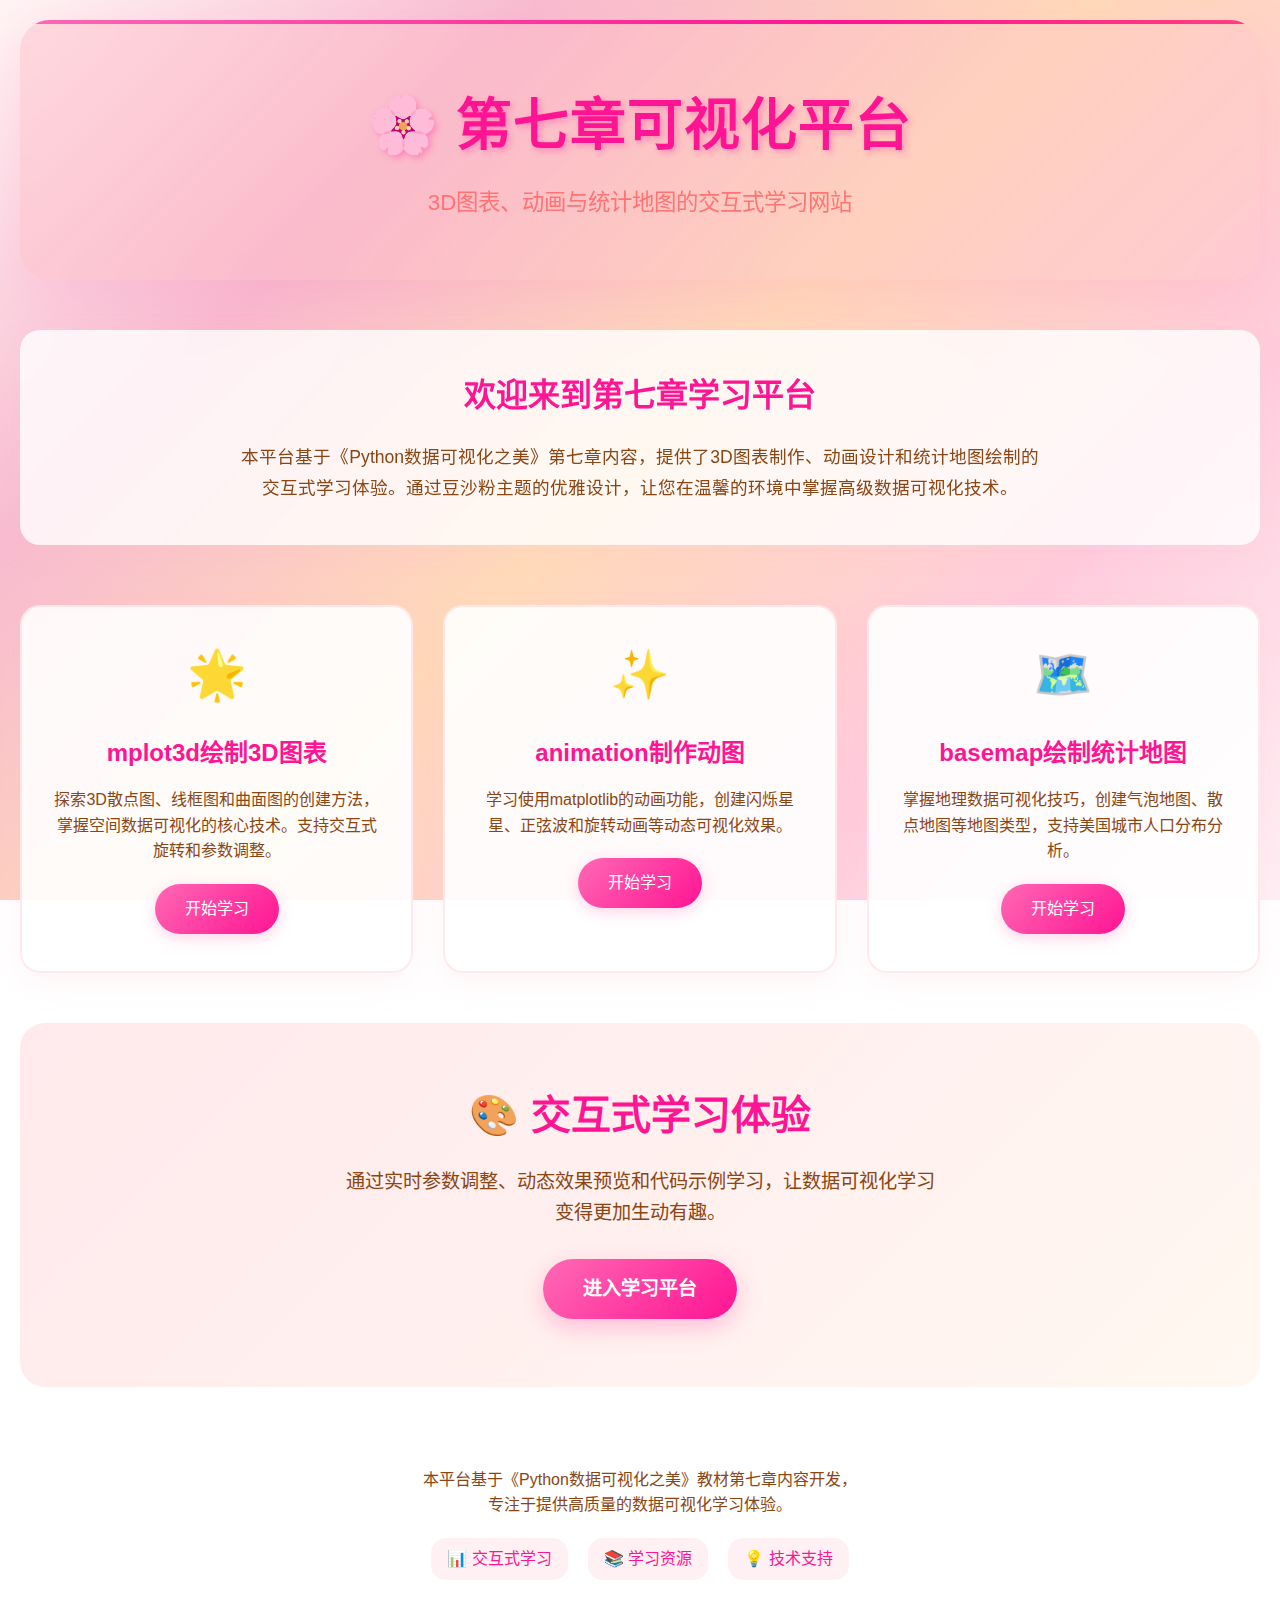
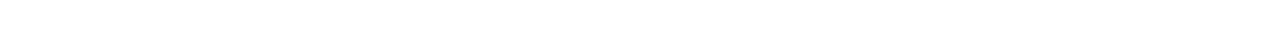
<file: index.html>
<!DOCTYPE html>
<html lang="zh-CN">
<head>
    <meta charset="UTF-8">
    <meta name="viewport" content="width=device-width, initial-scale=1.0">
    <title>第七章可视化平台 - 3D图表与动画学习网站</title>
    <style>
        :root {
            --primary-pink: #FF69B4;      /* 热情粉红 */
            --light-pink: #FFB6C1;        /* 浅粉红 */
            --pale-pink: #FFF5F5;         /* 豆沙粉白 */
            --peach-pink: #FFDAB9;        /* 桃粉色 */
            --coral-pink: #FF6B6B;        /* 珊瑚粉 */
            --rose-pink: #FF1493;         /* 深粉红 */
            --baby-pink: #F8BBD0;         /* 婴儿粉 */
            --cotton-pink: #FFCCDD;       /* 棉花糖粉 */
        }

        * {
            margin: 0;
            padding: 0;
            box-sizing: border-box;
        }

        body {
            font-family: -apple-system, BlinkMacSystemFont, 'Segoe UI', 'PingFang SC', 'Microsoft YaHei', sans-serif;
            background: linear-gradient(135deg, 
                var(--pale-pink) 0%, 
                var(--baby-pink) 25%, 
                var(--peach-pink) 50%, 
                var(--cotton-pink) 75%, 
                #FFF0F5 100%);
            background-attachment: fixed;
            color: #8B4513;
            line-height: 1.6;
            min-height: 100vh;
            overflow-x: hidden;
        }

        .container {
            max-width: 1400px;
            margin: 0 auto;
            padding: 20px;
            min-height: 100vh;
            display: flex;
            flex-direction: column;
        }

        header {
            text-align: center;
            padding: 60px 40px;
            background: linear-gradient(135deg, 
                rgba(255,182,193,0.4) 0%, 
                rgba(255,192,203,0.3) 100%);
            border-radius: 30px;
            margin-bottom: 50px;
            backdrop-filter: blur(20px);
            box-shadow: 0 20px 60px rgba(255,105,180,0.15);
            position: relative;
            overflow: hidden;
        }

        .animated-bar {
            position: absolute;
            top: 0;
            left: 0;
            right: 0;
            height: 4px;
            background: linear-gradient(90deg, 
                var(--primary-pink), 
                var(--rose-pink), 
                var(--coral-pink), 
                var(--primary-pink));
            background-size: 200% 100%;
            animation: slideGradient 3s ease-in-out infinite;
        }

        @keyframes slideGradient {
            0% { background-position: 0% 50%; }
            50% { background-position: 100% 50%; }
            100% { background-position: 0% 50%; }
        }

        h1 {
            font-size: 3.5rem;
            color: var(--rose-pink);
            margin-bottom: 15px;
            text-shadow: 3px 3px 6px rgba(255,20,147,0.3);
            position: relative;
            z-index: 1;
            font-weight: 700;
            letter-spacing: 1px;
        }

        .subtitle {
            font-size: 1.4rem;
            color: var(--coral-pink);
            opacity: 0.9;
            position: relative;
            z-index: 1;
            font-weight: 300;
        }

        .intro-section {
            text-align: center;
            margin-bottom: 60px;
            padding: 40px;
            background: rgba(255,255,255,0.8);
            border-radius: 20px;
            backdrop-filter: blur(10px);
            box-shadow: 0 10px 30px rgba(255,182,193,0.1);
            animation: fadeInUp 0.8s ease-out;
        }

        @keyframes fadeInUp {
            from {
                opacity: 0;
                transform: translateY(30px);
            }
            to {
                opacity: 1;
                transform: translateY(0);
            }
        }

        .intro-section h2 {
            color: var(--rose-pink);
            font-size: 2rem;
            margin-bottom: 20px;
        }

        .intro-section p {
            font-size: 1.1rem;
            line-height: 1.8;
            color: #8B4513;
            max-width: 800px;
            margin: 0 auto;
        }

        .feature-grid {
            display: grid;
            grid-template-columns: repeat(auto-fit, minmax(300px, 1fr));
            gap: 30px;
            margin-bottom: 50px;
            flex: 1;
        }

        .feature-card {
            background: rgba(255,255,255,0.9);
            padding: 30px;
            border-radius: 20px;
            text-align: center;
            box-shadow: 0 10px 30px rgba(255,182,193,0.15);
            transition: all 0.4s cubic-bezier(0.175, 0.885, 0.32, 1.275);
            border: 2px solid rgba(255,182,193,0.3);
            cursor: pointer;
            animation: fadeInUp 0.8s ease-out;
            animation-fill-mode: both;
        }

        .feature-card:nth-child(1) { animation-delay: 0.2s; }
        .feature-card:nth-child(2) { animation-delay: 0.4s; }
        .feature-card:nth-child(3) { animation-delay: 0.6s; }

        .feature-card:hover {
            transform: translateY(-10px) scale(1.05);
            box-shadow: 0 20px 50px rgba(255,182,193,0.25);
            border-color: var(--primary-pink);
        }

        .feature-icon {
            font-size: 3rem;
            margin-bottom: 20px;
            display: block;
            animation: bounce 2s infinite;
        }

        @keyframes bounce {
            0%, 20%, 50%, 80%, 100% { transform: translateY(0); }
            40% { transform: translateY(-10px); }
            60% { transform: translateY(-5px); }
        }

        .feature-title {
            color: var(--rose-pink);
            font-size: 1.5rem;
            margin-bottom: 15px;
            font-weight: 600;
        }

        .feature-description {
            color: #8B4513;
            line-height: 1.6;
            margin-bottom: 20px;
        }

        .feature-button {
            display: inline-block;
            padding: 12px 30px;
            background: linear-gradient(135deg, var(--primary-pink), var(--rose-pink));
            color: white;
            text-decoration: none;
            border-radius: 25px;
            font-weight: 500;
            transition: all 0.3s ease;
            box-shadow: 0 4px 15px rgba(255,105,180,0.3);
            position: relative;
            overflow: hidden;
        }

        .feature-button::before {
            content: '';
            position: absolute;
            top: 50%;
            left: 50%;
            width: 0;
            height: 0;
            background: rgba(255,255,255,0.3);
            border-radius: 50%;
            transform: translate(-50%, -50%);
            transition: width 0.6s, height 0.6s;
        }

        .feature-button:hover::before {
            width: 300px;
            height: 300px;
        }

        .feature-button:hover {
            background: linear-gradient(135deg, var(--rose-pink), var(--coral-pink));
            transform: translateY(-2px);
            box-shadow: 0 6px 20px rgba(255,105,180,0.4);
        }

        .cta-section {
            text-align: center;
            padding: 60px 40px;
            background: linear-gradient(135deg, 
                rgba(255,182,193,0.3) 0%, 
                rgba(255,218,185,0.2) 100%);
            border-radius: 25px;
            margin-bottom: 40px;
            animation: fadeInUp 0.8s ease-out 0.8s;
            animation-fill-mode: both;
        }

        .cta-title {
            font-size: 2.5rem;
            color: var(--rose-pink);
            margin-bottom: 20px;
            font-weight: 700;
        }

        .cta-description {
            font-size: 1.2rem;
            color: #8B4513;
            margin-bottom: 30px;
            max-width: 600px;
            margin-left: auto;
            margin-right: auto;
        }

        .main-button {
            display: inline-block;
            padding: 15px 40px;
            background: linear-gradient(135deg, var(--primary-pink), var(--rose-pink));
            color: white;
            text-decoration: none;
            border-radius: 30px;
            font-size: 1.2rem;
            font-weight: 600;
            transition: all 0.3s ease;
            box-shadow: 0 8px 25px rgba(255,105,180,0.4);
            position: relative;
            overflow: hidden;
        }

        .main-button::before {
            content: '';
            position: absolute;
            top: 50%;
            left: 50%;
            width: 0;
            height: 0;
            background: rgba(255,255,255,0.3);
            border-radius: 50%;
            transform: translate(-50%, -50%);
            transition: width 0.6s, height 0.6s;
        }

        .main-button:hover::before {
            width: 400px;
            height: 400px;
        }

        .main-button:hover {
            transform: translateY(-3px);
            box-shadow: 0 12px 35px rgba(255,105,180,0.5);
        }

        footer {
            text-align: center;
            padding: 40px 20px;
            background: rgba(255,255,255,0.6);
            border-radius: 20px;
            margin-top: auto;
        }

        .footer-content {
            max-width: 600px;
            margin: 0 auto;
        }

        .footer-text {
            color: #8B4513;
            margin-bottom: 20px;
            font-size: 1rem;
            line-height: 1.6;
        }

        .footer-links {
            display: flex;
            justify-content: center;
            gap: 20px;
            flex-wrap: wrap;
        }

        .footer-link {
            color: var(--rose-pink);
            text-decoration: none;
            padding: 8px 16px;
            border-radius: 15px;
            transition: all 0.3s ease;
            background: rgba(255,182,193,0.2);
        }

        .footer-link:hover {
            background: rgba(255,105,180,0.3);
            transform: translateY(-2px);
        }

        @media (max-width: 768px) {
            .container {
                padding: 15px;
            }
            
            header {
                padding: 40px 25px;
            }
            
            h1 {
                font-size: 2.5rem;
            }
            
            .subtitle {
                font-size: 1.2rem;
            }
            
            .feature-grid {
                grid-template-columns: 1fr;
                gap: 25px;
            }
            
            .cta-section {
                padding: 40px 25px;
            }
            
            .cta-title {
                font-size: 2rem;
            }
        }
    </style>
</head>
<body>
    <div class="container">
        <header>
            <div class="animated-bar"></div>
            <h1>🌸 第七章可视化平台</h1>
            <p class="subtitle">3D图表、动画与统计地图的交互式学习网站</p>
        </header>

        <section class="intro-section">
            <h2>欢迎来到第七章学习平台</h2>
            <p>本平台基于《Python数据可视化之美》第七章内容，提供了3D图表制作、动画设计和统计地图绘制的交互式学习体验。通过豆沙粉主题的优雅设计，让您在温馨的环境中掌握高级数据可视化技术。</p>
        </section>

        <section class="feature-grid">
            <div class="feature-card" onclick="window.location.href='chapter7.html'">
                <span class="feature-icon">🌟</span>
                <h3 class="feature-title">mplot3d绘制3D图表</h3>
                <p class="feature-description">探索3D散点图、线框图和曲面图的创建方法，掌握空间数据可视化的核心技术。支持交互式旋转和参数调整。</p>
                <a href="chapter7.html" class="feature-button">开始学习</a>
            </div>

            <div class="feature-card" onclick="window.location.href='chapter7.html'">
                <span class="feature-icon">✨</span>
                <h3 class="feature-title">animation制作动图</h3>
                <p class="feature-description">学习使用matplotlib的动画功能，创建闪烁星星、正弦波和旋转动画等动态可视化效果。</p>
                <a href="chapter7.html" class="feature-button">开始学习</a>
            </div>

            <div class="feature-card" onclick="window.location.href='chapter7.html'">
                <span class="feature-icon">🗺️</span>
                <h3 class="feature-title">basemap绘制统计地图</h3>
                <p class="feature-description">掌握地理数据可视化技巧，创建气泡地图、散点地图等地图类型，支持美国城市人口分布分析。</p>
                <a href="chapter7.html" class="feature-button">开始学习</a>
            </div>
        </section>

        <section class="cta-section">
            <h2 class="cta-title">🎨 交互式学习体验</h2>
            <p class="cta-description">通过实时参数调整、动态效果预览和代码示例学习，让数据可视化学习变得更加生动有趣。</p>
            <a href="chapter7.html" class="main-button">进入学习平台</a>
        </section>

        <footer>
            <div class="footer-content">
                <p class="footer-text">
                    本平台基于《Python数据可视化之美》教材第七章内容开发，<br>
                    专注于提供高质量的数据可视化学习体验。
                </p>
                <div class="footer-links">
                    <a href="chapter7.html" class="footer-link">📊 交互式学习</a>
                    <a href="#" class="footer-link">📚 学习资源</a>
                    <a href="#" class="footer-link">💡 技术支持</a>
                </div>
            </div>
        </footer>
    </div>

    <script>
        // 添加滚动视差效果
        window.addEventListener('scroll', function() {
            const scrolled = window.pageYOffset;
            const header = document.querySelector('header');
            if (header && scrolled < 500) {
                header.style.transform = `translateY(${scrolled * 0.3}px)`;
            }
        });

        // 添加鼠标移动效果
        document.addEventListener('mousemove', function(e) {
            const cards = document.querySelectorAll('.feature-card');
            const x = e.clientX / window.innerWidth;
            const y = e.clientY / window.innerHeight;
            
            cards.forEach((card, index) => {
                const offsetX = (x - 0.5) * 10 * (index + 1);
                const offsetY = (y - 0.5) * 10 * (index + 1);
                card.style.transform = `translateX(${offsetX}px) translateY(${offsetY}px)`;
            });
        });
    </script>
</body>
</html>
</file>
